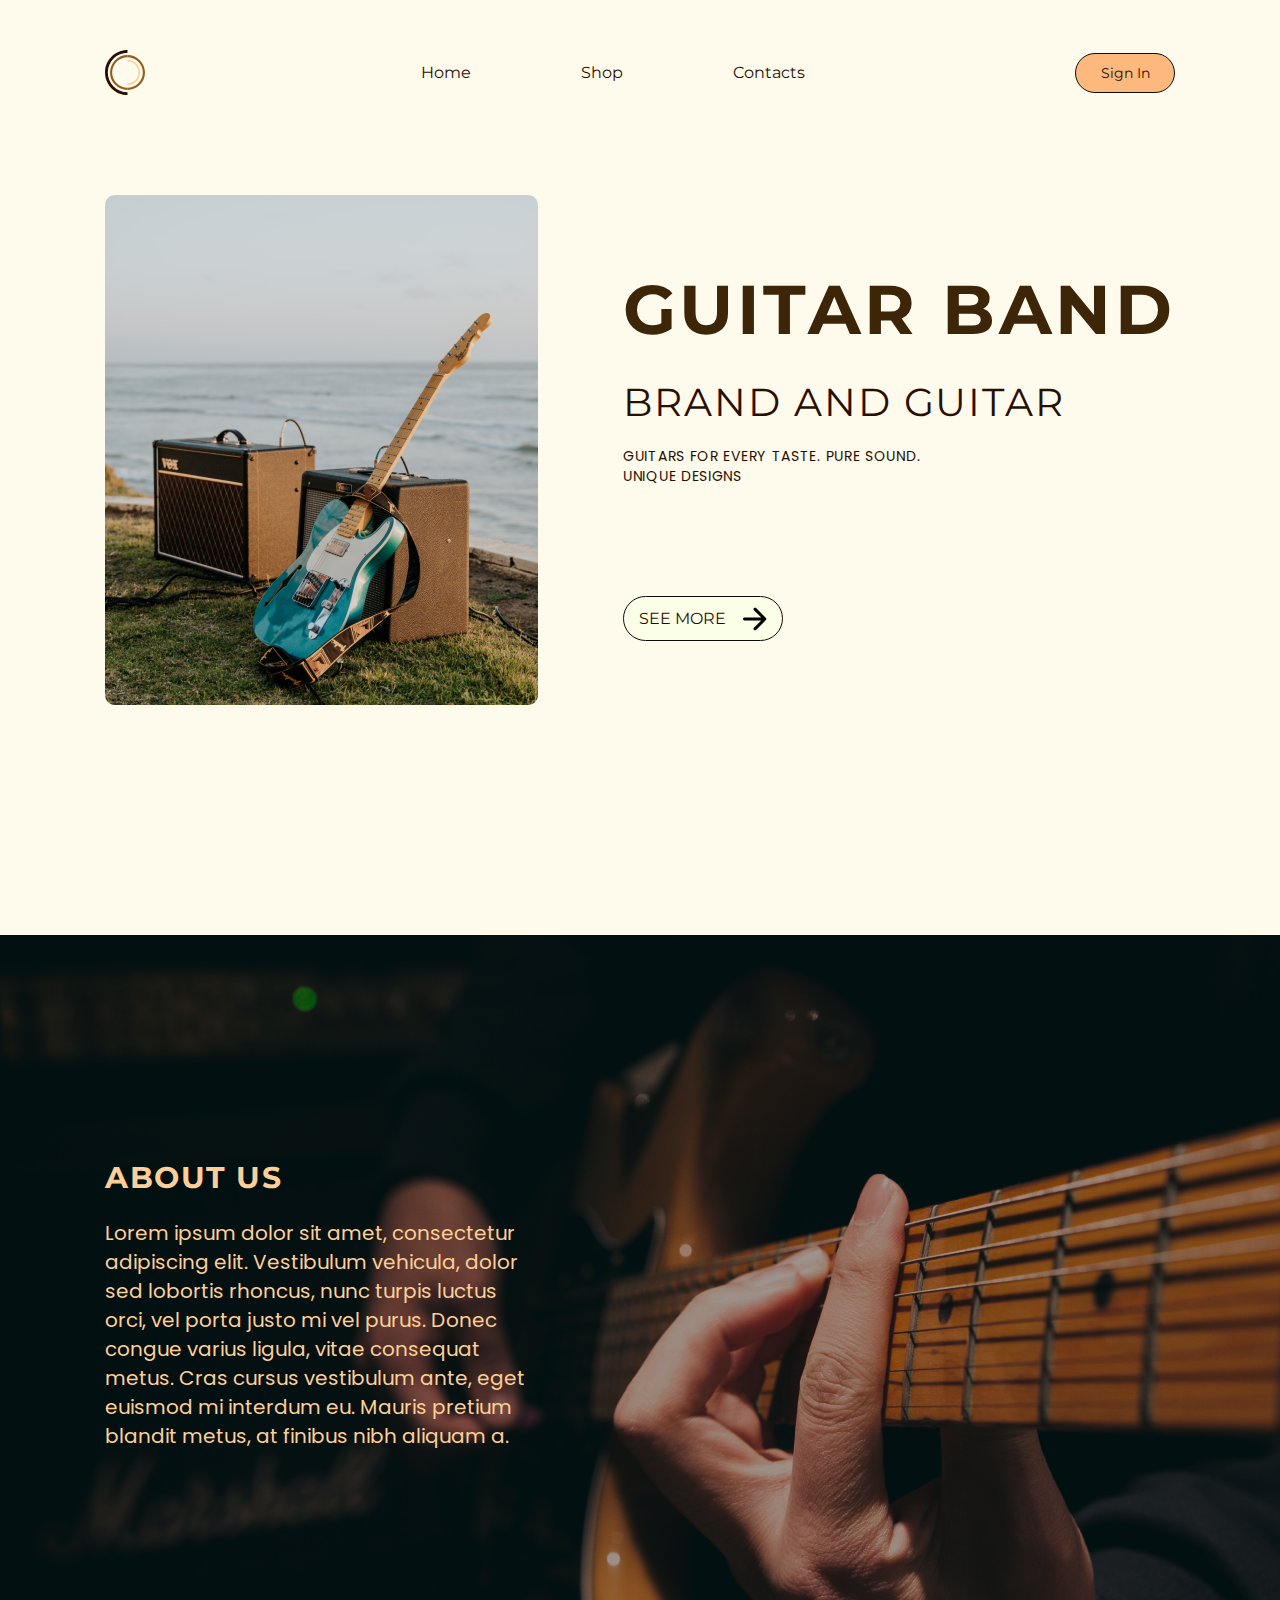
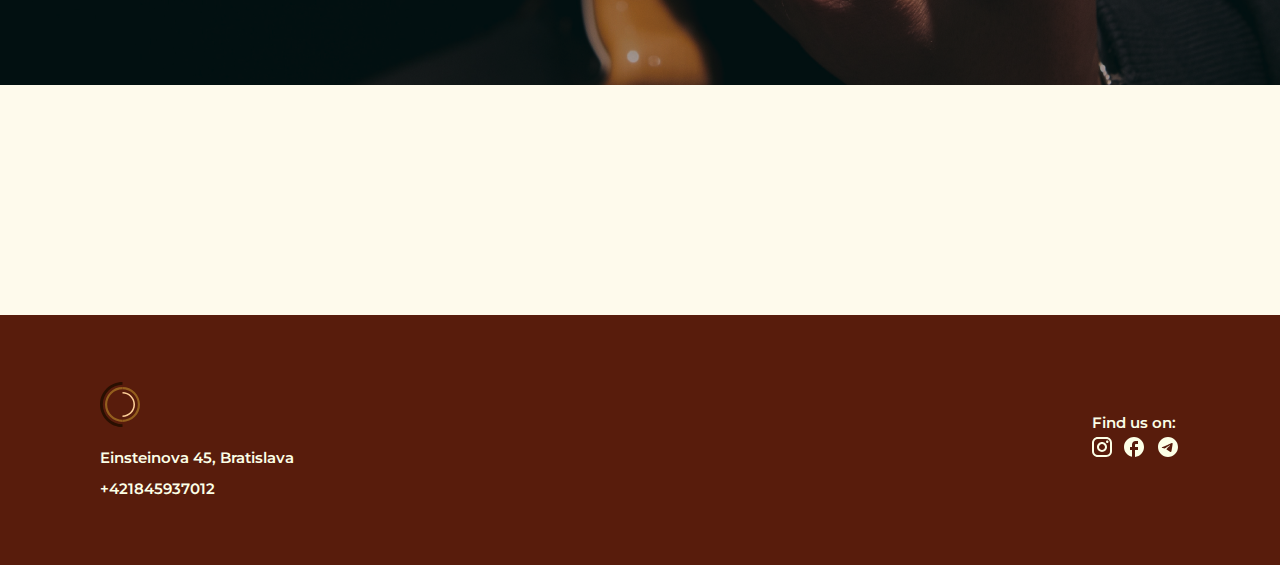
<file: GuitarBand/index.html>
<!DOCTYPE html>
<html lang="en">
<head>
    <meta charset="UTF-8">
    <meta http-equiv="X-UA-Compatible" content="IE=edge">
    <meta name="viewport" content="width=device-width, initial-scale=1.0">
    <style>
        html{
            scroll-behavior: smooth;
        }

        body{
            opacity: 0;
            overflow-x: hidden;
        }
    </style>
    <link rel="icon" type="image/x-icon" href="./source/img/icon/icon 128x128.svg">
    <link rel="stylesheet" href="./css/style.css">
    <title>GuitarBand</title>
</head>
<body>
    <header class="header">

        <div class="header__logo">
            <a href="">
                <img src="./source/img//icon/Logo GB.svg" alt="GuitarBand Logo">
            </a>
        </div>

        <nav class="header__navigation">    
            <ul class="header__navigation-list">
                <li class="header__navigation-list-l"><a class="header__navigation-list-l-tag" href="#">Home</a></li>
                <li class="header__navigation-list-l"><a class="header__navigation-list-l-tag" href="./shop.html">Shop</a></li>
                <li class="header__navigation-list-l"><a class="header__navigation-list-l-tag" href="./contact.html">Contacts</a></li>
            </ul>
        </nav>
        <button class="header__button">Sign In</button>
    </header>

    <section class="container main">       
            <div class="main__image">
                <img src="./source/img/main ph.png" alt="">
            </div>
            <div class="main__text">
                <h1>Guitar band</h1>
                <h3>brand and guitar</h3>
                <p>Guitars for every taste. Pure sound. Unique designs</p>
                <button class="main__text-button">
                    <span>see more</span>
                    <img src="./source/img/icon/arrow.svg" alt="arrow-see more">
                </button>
            </div>
    </section>

    <section class="container about">
        <div class="about__text-blok">
            <h3>About us</h3>
            <p>Lorem ipsum dolor sit amet, consectetur adipiscing elit. Vestibulum vehicula, dolor sed lobortis rhoncus, nunc turpis luctus orci, vel porta justo mi vel purus. Donec congue varius ligula, vitae consequat metus. Cras cursus vestibulum ante, eget euismod mi interdum eu. Mauris pretium blandit metus, at finibus nibh aliquam a.</p>
        </div>
    </section>

    <footer class="container footer">
        <div class="footer__text-blok">
            <div class="footer__logo">
                <img src="./source/img/icon/Logo GB.svg" alt="GuitarBand Logo">
            </div>
            <a href="#">Einsteinova 45, Bratislava</a>
            <a href="#">+421845937012</a>
        </div>
        <div class="footer__contact-blok">
            <p>Find us on:</p>
            <div class="footer__contact-blok-icon">
                <a href="#"><img src="./source/img/icon/Vector.svg" alt=""></a>
                <a href="#"><img src="./source/img/icon/ic_baseline-facebook.svg" alt=""></a>
                <a href="#"><img src="./source/img/icon/ic_baseline-telegram.svg" alt=""></a>
            </div>
        </div>
    </footer>
    <script src="https://code.jquery.com/jquery-3.6.0.min.js"></script>
    <script src="./script/script.js"></script>
</body>
</html>
</file>
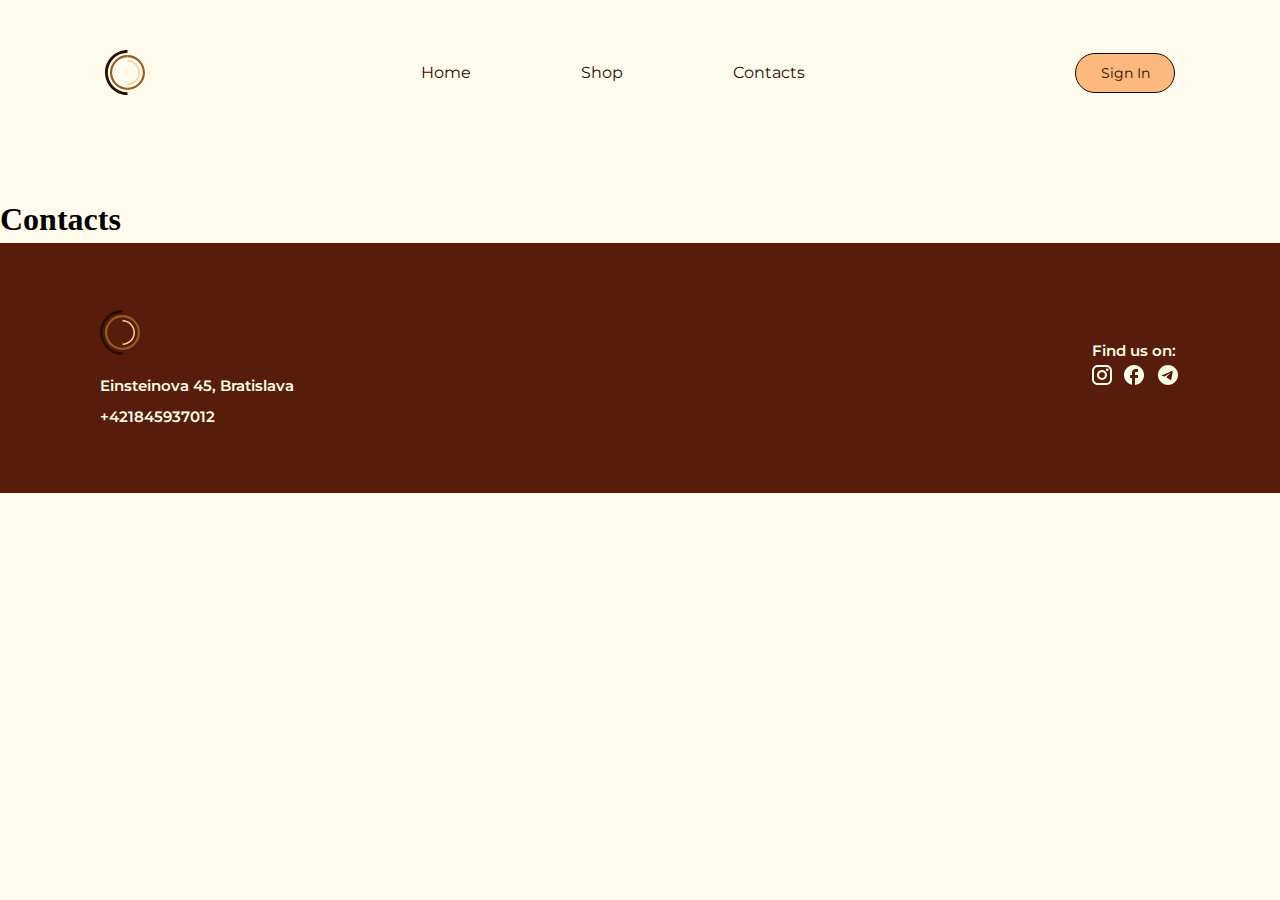
<file: GuitarBand/contact.html>
<!DOCTYPE html>
<html lang="en">
<head>
    <meta charset="UTF-8">
    <meta http-equiv="X-UA-Compatible" content="IE=edge">
    <meta name="viewport" content="width=device-width, initial-scale=1.0">
    <style>
        html{
            scroll-behavior: smooth;
        }

        body{
            opacity: 0;
            overflow-x: hidden;
        }
    </style>
    <link rel="icon" type="image/x-icon" href="./source/img/icon/icon 128x128.svg">
    <link rel="stylesheet" href="./css/style.css">
    <title>GuitarBand</title>
</head>
<body>
    <header class="header">

        <div class="header__logo">
            <a href="">
                <img src="./source/img//icon/Logo GB.svg" alt="GuitarBand Logo">
            </a>
        </div>

        <nav class="header__navigation">    
            <ul class="header__navigation-list">
                <li class="header__navigation-list-l"><a class="header__navigation-list-l-tag" href="./index.html">Home</a></li>
                <li class="header__navigation-list-l"><a class="header__navigation-list-l-tag" href="./shop.html">Shop</a></li>
                <li class="header__navigation-list-l"><a class="header__navigation-list-l-tag" href="#">Contacts</a></li>
            </ul>
        </nav>
        <button class="header__button">Sign In</button>
    </header>
    
    <section class="container Contacts">
        <h1>Contacts</h1>
    </section>
   

    <footer class="container footer">
        <div class="footer__text-blok">
            <div class="footer__logo">
                <img src="./source/img/icon/Logo GB.svg" alt="GuitarBand Logo">
            </div>
            <a href="#">Einsteinova 45, Bratislava</a>
            <a href="#">+421845937012</a>
        </div>
        <div class="footer__contact-blok">
            <p>Find us on:</p>
            <div class="footer__contact-blok-icon">
                <a href="#"><img src="./source/img/icon/Vector.svg" alt=""></a>
                <a href="#"><img src="./source/img/icon/ic_baseline-facebook.svg" alt=""></a>
                <a href="#"><img src="./source/img/icon/ic_baseline-telegram.svg" alt=""></a>
            </div>
        </div>
    </footer>
    <script src="https://code.jquery.com/jquery-3.6.0.min.js"></script>
    <script src="./script/script.js"></script>
</body>
</html>
</file>
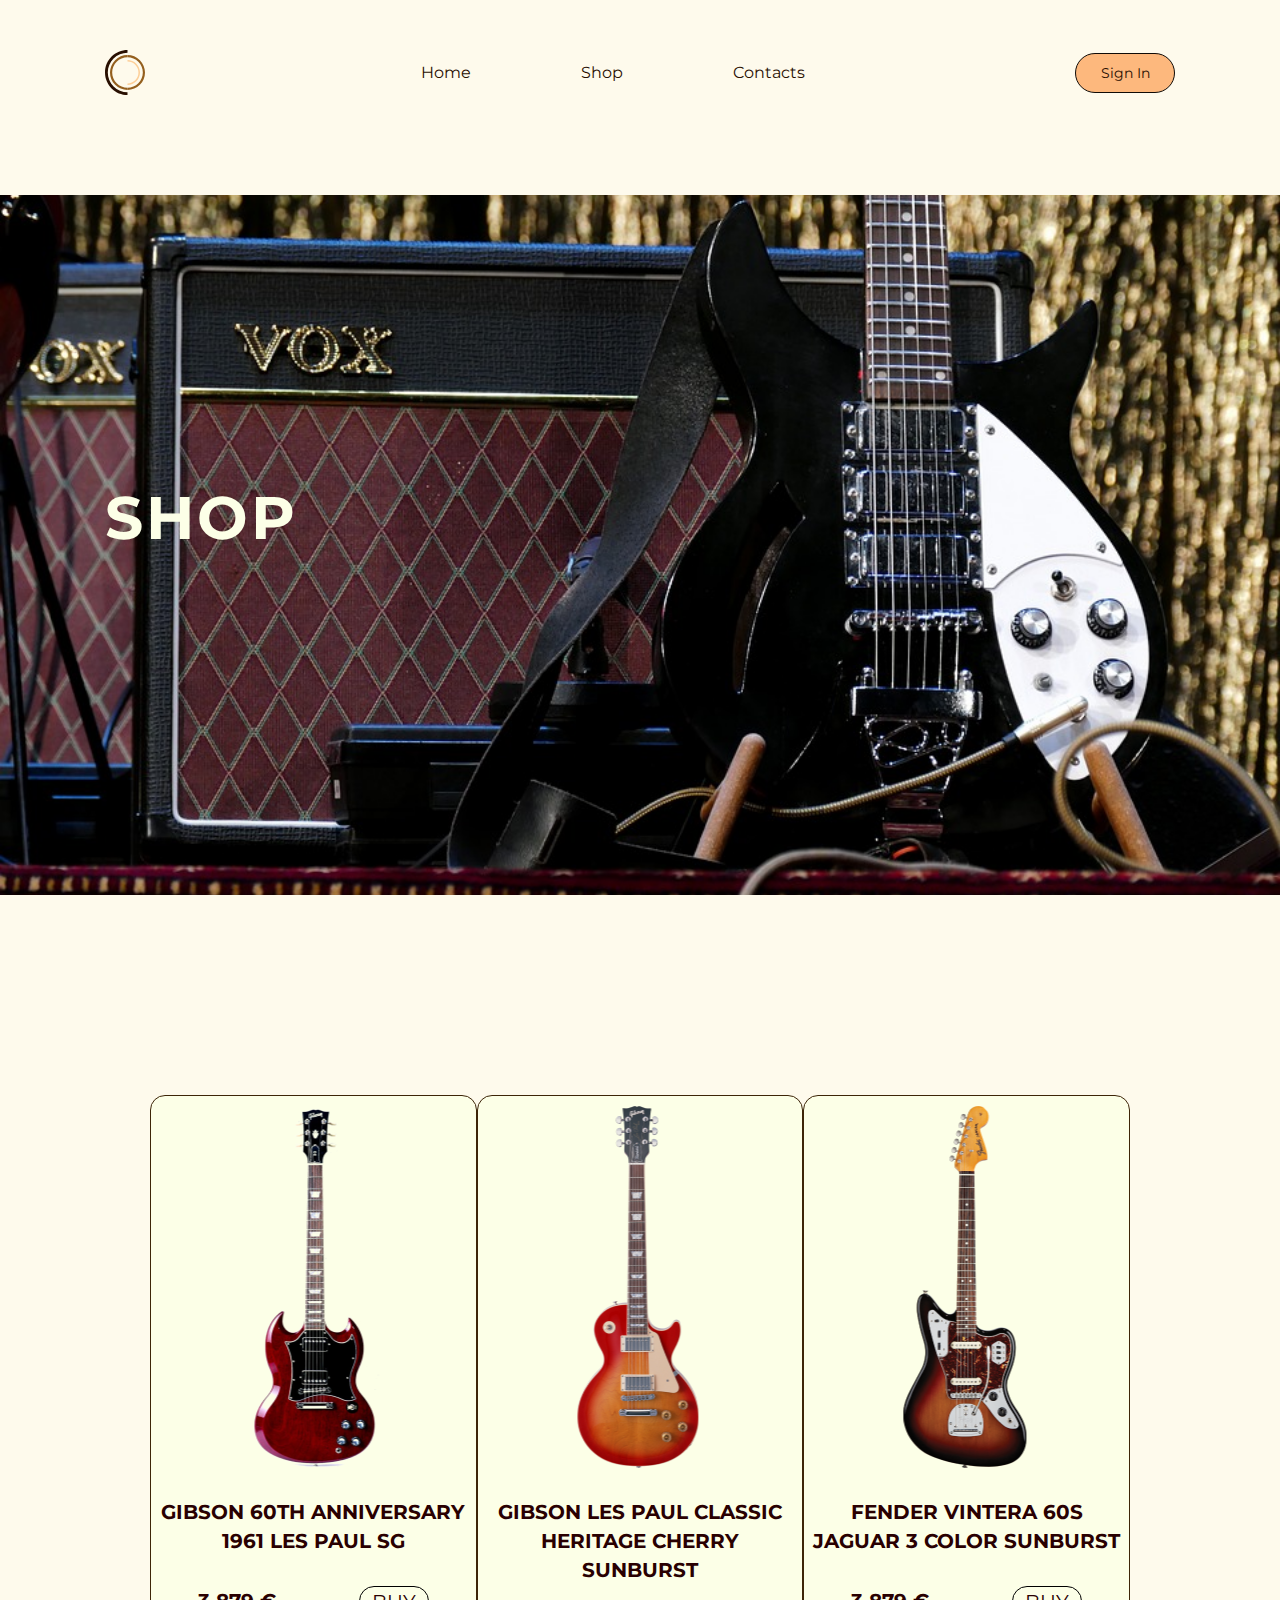
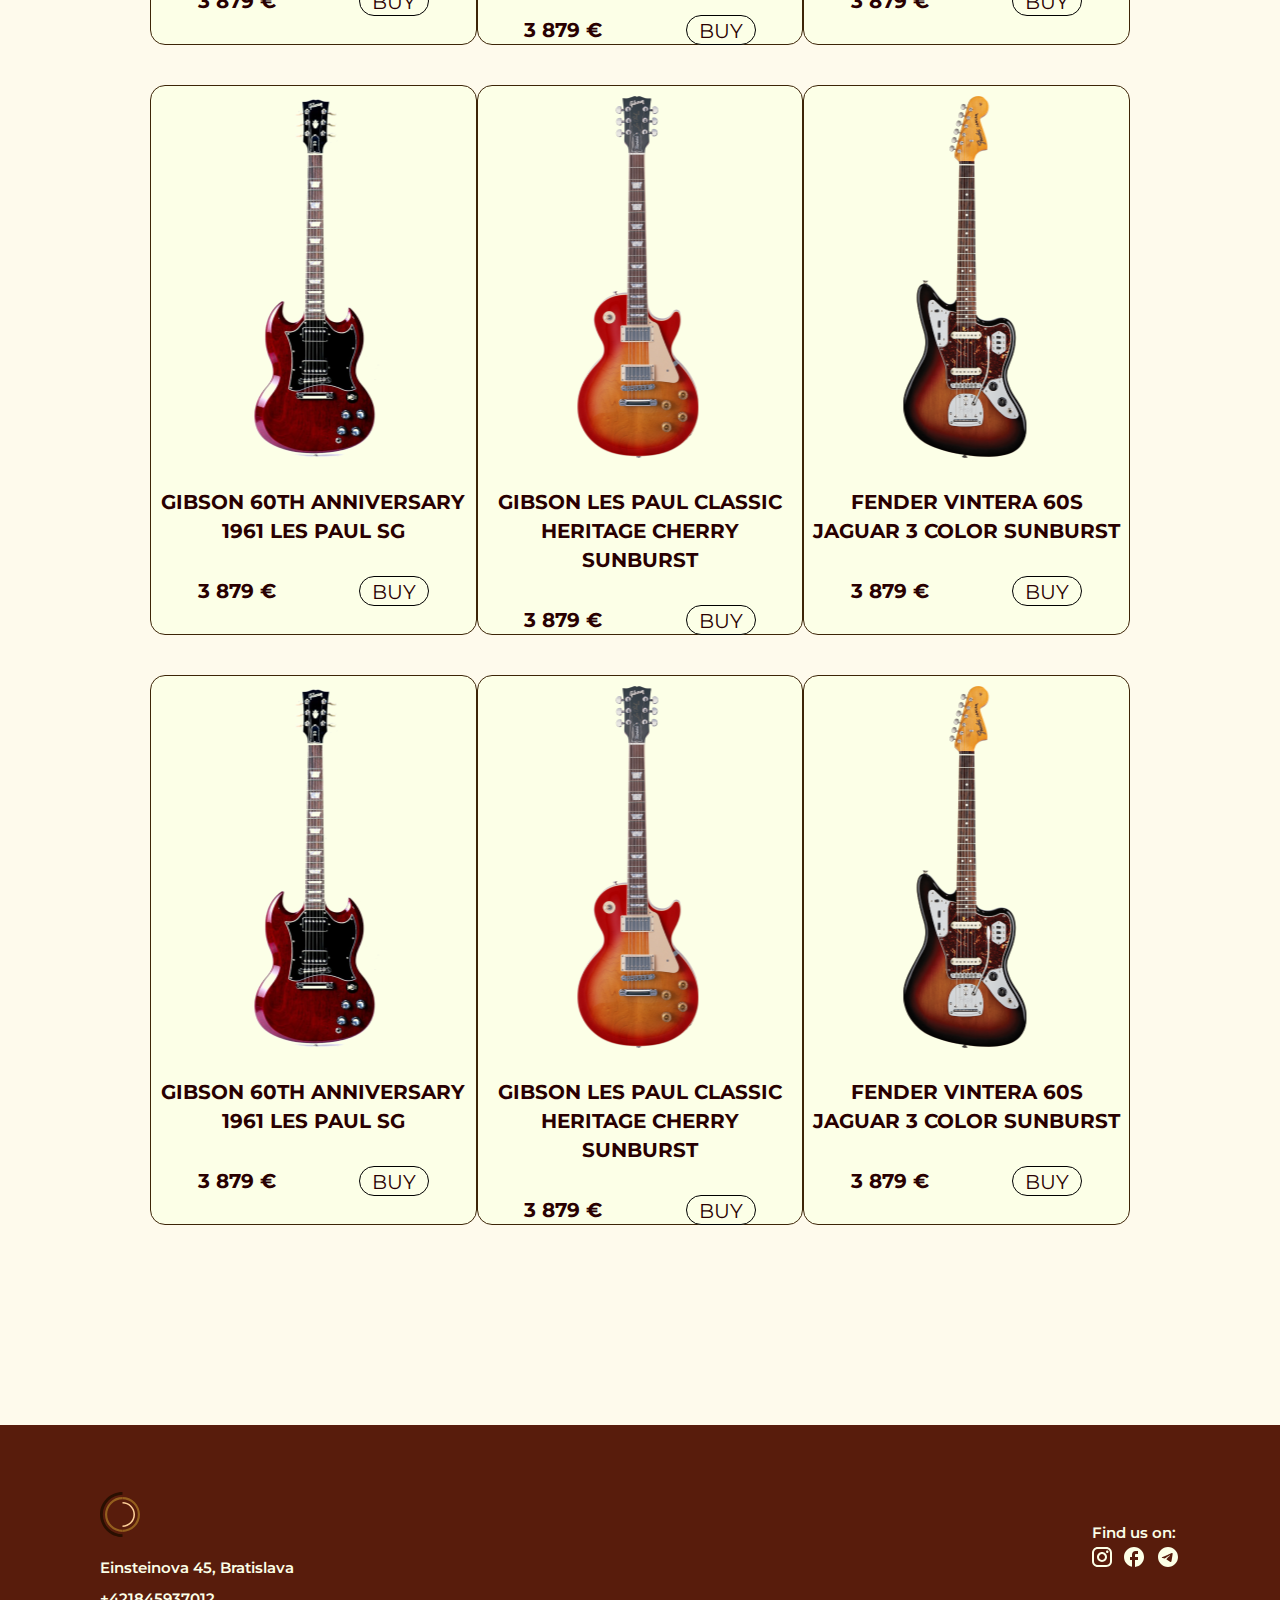
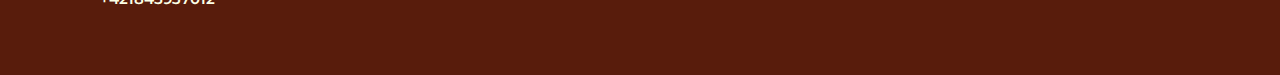
<file: GuitarBand/shop.html>
<!DOCTYPE html>
<html lang="en">
<head>
    <meta charset="UTF-8">
    <meta http-equiv="X-UA-Compatible" content="IE=edge">
    <meta name="viewport" content="width=device-width, initial-scale=1.0">
    <style>
        html{
            scroll-behavior: smooth;
        }

        body{
            opacity: 0;
            overflow-x: hidden;
        }
    </style>
    <link rel="icon" type="image/x-icon" href="./source/img/icon/icon 128x128.svg">
    <link rel="stylesheet" href="./css/style.css">
    <title>GuitarBand</title>
</head>
<body>
    <header class="header">

        <div class="header__logo">
            <a href="">
                <img src="./source/img//icon/Logo GB.svg" alt="GuitarBand Logo">
            </a>
        </div>

        <nav class="header__navigation">    
            <ul class="header__navigation-list">
                <li class="header__navigation-list-l"><a class="header__navigation-list-l-tag" href="./index.html">Home</a></li>
                <li class="header__navigation-list-l"><a class="header__navigation-list-l-tag" href="#">Shop</a></li>
                <li class="header__navigation-list-l"><a class="header__navigation-list-l-tag" href=" ">Contacts</a></li>
            </ul>
        </nav>
        <button class="header__button">Sign In</button>
    </header>

    <section class="container shop">
        <h1>Shop</h1>
    </section>

    <section class="container cataloge">
        <div class="cataloge__content">
            <div class="cataloge__card">
                <div class="cataloge__card-image">
                    <img src="./source/img/icon/pngwing 2.png" alt="">
                </div>
                <p>Gibson 60th Anniversary 1961 Les Paul SG</p>
                <div class="cataloge__card-price">
                    <span>3 879 €</span> 
                    <button>Buy</button>
                </div>
            </div>
            <div class="cataloge__card">
                <div class="cataloge__card-image">
                    <img src="./source/img/icon/pngwing 1.png" alt="">
                </div>
                <p>GIBSON Les Paul Classic Heritage Cherry Sunburst</p>
                <div class="cataloge__card-price">
                    <span>3 879 €</span> 
                    <button>Buy</button>
                </div>
            </div><div class="cataloge__card">
                <div class="cataloge__card-image">
                    <img src="./source/img/icon/pngwing 3.png" alt="">
                </div>
                <p>Fender Vintera 60S Jaguar 3 Color Sunburst</p>
                <div class="cataloge__card-price">
                    <span>3 879 €</span> 
                    <button>Buy</button>
                </div>
            </div>
        </div>
        <div class="cataloge__content">
            <div class="cataloge__card">
                <div class="cataloge__card-image">
                    <img src="./source/img/icon/pngwing 2.png" alt="">
                </div>
                <p>Gibson 60th Anniversary 1961 Les Paul SG</p>
                <div class="cataloge__card-price">
                    <span>3 879 €</span> 
                    <button>Buy</button>
                </div>
            </div>
            <div class="cataloge__card">
                <div class="cataloge__card-image">
                    <img src="./source/img/icon/pngwing 1.png" alt="">
                </div>
                <p>GIBSON Les Paul Classic Heritage Cherry Sunburst</p>
                <div class="cataloge__card-price">
                    <span>3 879 €</span> 
                    <button>Buy</button>
                </div>
            </div><div class="cataloge__card">
                <div class="cataloge__card-image">
                    <img src="./source/img/icon/pngwing 3.png" alt="">
                </div>
                <p>Fender Vintera 60S Jaguar 3 Color Sunburst</p>
                <div class="cataloge__card-price">
                    <span>3 879 €</span> 
                    <button>Buy</button>
                </div>
            </div>
        </div>
        <div class="cataloge__content">
            <div class="cataloge__card">
                <div class="cataloge__card-image">
                    <img src="./source/img/icon/pngwing 2.png" alt="">
                </div>
                <p>Gibson 60th Anniversary 1961 Les Paul SG</p>
                <div class="cataloge__card-price">
                    <span>3 879 €</span> 
                    <button>Buy</button>
                </div>
            </div>
            <div class="cataloge__card">
                <div class="cataloge__card-image">
                    <img src="./source/img/icon/pngwing 1.png" alt="">
                </div>
                <p>GIBSON Les Paul Classic Heritage Cherry Sunburst</p>
                <div class="cataloge__card-price">
                    <span>3 879 €</span> 
                    <button>Buy</button>
                </div>
            </div><div class="cataloge__card">
                <div class="cataloge__card-image">
                    <img src="./source/img/icon/pngwing 3.png" alt="">
                </div>
                <p>Fender Vintera 60S Jaguar 3 Color Sunburst</p>
                <div class="cataloge__card-price">
                    <span>3 879 €</span> 
                    <button>Buy</button>
                </div>
            </div>
        </div>
    </section>

    <footer class="container footer">
        <div class="footer__text-blok">
            <div class="footer__logo">
                <img src="./source/img/icon/Logo GB.svg" alt="GuitarBand Logo">
            </div>
            <a href="#">Einsteinova 45, Bratislava</a>
            <a href="#">+421845937012</a>
        </div>
        <div class="footer__contact-blok">
            <p>Find us on:</p>
            <div class="footer__contact-blok-icon">
                <a href="#"><img src="./source/img/icon/Vector.svg" alt=""></a>
                <a href="#"><img src="./source/img/icon/ic_baseline-facebook.svg" alt=""></a>
                <a href="#"><img src="./source/img/icon/ic_baseline-telegram.svg" alt=""></a>
            </div>
        </div>
    </footer>
    <script src="https://code.jquery.com/jquery-3.6.0.min.js"></script>
    <script src="./script/script.js"></script>
</body>
</html>
</file>
<file: GuitarBand/css/style.css>
@charset "UTF-8";
@import url("https://fonts.googleapis.com/css2?family=Montserrat:ital,wght@0,100;0,200;0,300;0,400;0,500;0,600;0,700;1,400&family=Poppins:wght@100;200;300;400;500;600;700&display=swap");
/* Указываем box sizing */
*,
*::before,
*::after {
  box-sizing: border-box;
}

/* Убираем внутренние отступы */
ul[class],
ol[class] {
  margin: 0;
  padding: 0;
}

/* Убираем внешние отступы */
body,
h1,
h2,
h3,
h4,
p,
ul[class],
ol[class],
li,
figure,
figcaption,
blockquote,
dl,
dd {
  margin: 0;
}

/* Выставляем основные настройки по-умолчанию для html */
html {
  overflow-y: scroll;
}

/* Выставляем основные настройки по-умолчанию для body */
body {
  opacity: 1;
  min-height: 100vh;
  text-rendering: optimizeSpeed;
  line-height: 1.5;
  background: #FEFAEC;
  background-repeat: no-repeat;
  background-position: center;
  background-size: cover;
}

ul[class],
ol[class] {
  list-style: none;
  list-style-type: none;
}

a:not([class]) {
  text-decoration: none;
  text-decoration-skip-ink: auto;
}

img {
  max-width: 100%;
  display: block;
}

article > * + * {
  margin-top: 1em;
}

input,
button,
textarea,
select {
  font: inherit;
}

@media (prefers-reduced-motion: reduce) {
  * {
    animation-duration: 0.01ms !important;
    animation-iteration-count: 1 !important;
    transition-duration: 0.01ms !important;
    scroll-behavior: auto !important;
  }
}
.container {
  max-width: 1440px;
  margin: 0 auto;
}

.header {
  display: flex;
  justify-content: space-between;
  align-items: center;
  padding: 50px 105px 0 105px;
  margin-bottom: 100px;
}
.header .header__logo img {
  width: 45px;
  height: 45px;
}
.header .header__navigation .header__navigation-list {
  display: flex;
  list-style: none;
}
.header .header__navigation .header__navigation-list .header__navigation-list-l {
  position: relative;
}
.header .header__navigation .header__navigation-list .header__navigation-list-l:not(:last-child) {
  margin-right: 110px;
}
.header .header__navigation .header__navigation-list .header__navigation-list-l .header__navigation-list-l-tag {
  font-family: "Montserrat";
  font-style: normal;
  font-weight: 400;
  font-size: 16px;
  line-height: 23px;
  color: #290F01;
  text-decoration: none;
}
.header .header__navigation .header__navigation-list .header__navigation-list-l::after {
  content: "";
  display: block;
  background-color: #202a2c;
  opacity: 0;
  width: 0;
  height: 2px;
  position: absolute;
  top: 100%;
  left: 50%;
  z-index: 10;
  -webkit-transform: translateX(-50%);
  transform: translateX(-50%);
  -webkit-transition: 0.3s linear;
  transition: 0.3s linear;
  border-radius: 20px;
}
.header .header__navigation .header__navigation-list .header__navigation-list-l:hover::after {
  opacity: 1;
  width: 100%;
}
.header .header__button {
  width: 100px;
  height: 40px;
  font-family: "Montserrat";
  font-style: normal;
  font-weight: 400;
  font-size: 14px;
  line-height: 20px;
  color: #290F01;
  background: #FDB87D;
  border: 1px solid #100B07;
  border-radius: 30px;
  transition: 0.5s ease;
}
.header .header__button:hover {
  background: #EA8128;
}

.main {
  display: flex;
  justify-content: space-between;
  align-items: center;
  padding: 0 105px;
  margin-bottom: 230px;
}
.main .main__image {
  width: 433px;
  height: 510px;
}
.main .main__text h1 {
  font-family: "Montserrat";
  font-style: normal;
  font-weight: 700;
  font-size: 69px;
  line-height: 100px;
  letter-spacing: 0.05em;
  text-align: left;
  text-transform: uppercase;
  color: #3D2508;
}
.main .main__text h3 {
  margin: 15px 0;
  font-family: "Montserrat", sans-serif;
  font-weight: 400;
  font-size: 39px;
  line-height: 57px;
  letter-spacing: 0.05em;
  text-align: left;
  text-transform: uppercase;
  color: #290F01;
}
.main .main__text p {
  width: 328px;
  margin-bottom: 110px;
  font-family: "Poppins";
  font-style: normal;
  font-weight: 400;
  font-size: 14px;
  line-height: 20px;
  letter-spacing: 0.05em;
  text-align: left;
  text-transform: uppercase;
  color: #290F01;
}
.main .main__text .main__text-button {
  display: flex;
  align-items: center;
  justify-content: space-around;
  background: #FCFFE7;
  width: 160px;
  height: 45px;
  border: 1px solid #100B07;
  border-radius: 30px;
  font-family: "Montserrat";
  font-style: normal;
  font-weight: 400;
  font-size: 16px;
  line-height: 23px;
  text-transform: uppercase;
  color: #290F01;
  cursor: pointer;
  transition: 0.5s ease;
}
.main .main__text .main__text-button img {
  width: 24px;
  height: 24px;
}
.main .main__text .main__text-button:hover {
  background: #F5FFB2;
}
.main .main__text .main__text-button:hover img {
  transition: 2s ease;
  animation: scroll 2s ease infinite;
}
@keyframes scroll {
  0% {
    opacity: 0;
    transform: translateX(0);
  }
  50% {
    opacity: 1;
    transform: translateX(5px);
  }
  100% {
    opacity: 0;
    transform: rotateX(0);
  }
}

.about {
  height: 750px;
  padding: 0 105px;
  background: url(../source/img/background.png);
  margin-bottom: 230px;
}
.about .about__text-blok {
  align-items: center;
  text-align: left;
  transform: translateY(75%);
}
.about .about__text-blok h3 {
  margin-bottom: 20px;
  font-family: "Montserrat";
  font-style: normal;
  font-weight: 700;
  font-size: 30px;
  line-height: 43px;
  letter-spacing: 0.05em;
  text-transform: uppercase;
  color: #FDCF98;
}
.about .about__text-blok p {
  width: 433px;
  font-family: "Poppins";
  font-style: normal;
  font-weight: 400;
  font-size: 20px;
  line-height: 29px;
  color: #FDCF98;
}

.footer {
  display: flex;
  justify-content: space-between;
  align-items: center;
  height: 250px;
  background: #581C0C;
  padding: 0 100px;
}
.footer .footer__text-blok .footer__logo {
  height: 45px;
  width: 45px;
  margin-bottom: 20px;
}
.footer .footer__text-blok a {
  display: flex;
  font-family: "Montserrat";
  font-style: normal;
  font-weight: 600;
  font-size: 15px;
  line-height: 21px;
  text-decoration: none;
  color: #FCFFE7;
}
.footer .footer__text-blok a:not(:last-child) {
  margin-bottom: 10px;
}
.footer .footer__contact-blok {
  display: block;
}
.footer .footer__contact-blok p {
  font-family: "Montserrat";
  font-style: normal;
  font-weight: 600;
  font-size: 15px;
  line-height: 21%;
  color: #FCFFE7;
  margin-bottom: 10px;
}
.footer .footer__contact-blok .footer__contact-blok-icon {
  display: flex;
  align-items: center;
}
.footer .footer__contact-blok .footer__contact-blok-icon a {
  text-decoration: none;
  color: #FCFFE7;
}
.footer .footer__contact-blok .footer__contact-blok-icon a:not(:last-child) {
  margin-right: 10px;
}

.shop {
  background: url(../source/img/guitar-3131893_960_720.jpg);
  background-repeat: no-repeat;
  background-position: center;
  background-size: cover;
  height: 700px;
  width: 100%;
  margin-bottom: 200px;
}
.shop h1 {
  padding: 0 105px;
  font-family: "Montserrat";
  font-style: normal;
  font-weight: 700;
  font-size: 60px;
  line-height: 86px;
  letter-spacing: 0.05em;
  text-align: left;
  transform: translateY(325%);
  text-transform: uppercase;
  color: #FCFFE7;
}

.cataloge {
  padding: 0 150px;
}
.cataloge .cataloge__content {
  display: flex;
  justify-content: space-between;
  align-items: center;
}
.cataloge .cataloge__content .cataloge__card {
  padding: 10px 5px;
  width: 350px;
  height: 550px;
  text-align: center;
  background: #FCFFE7;
  border: 1px solid #3D2508;
  border-radius: 15px;
  transition: 0.5s ease;
}
.cataloge .cataloge__content .cataloge__card .cataloge__card-image {
  transform: translateX(30%);
  margin-bottom: 30px;
}
.cataloge .cataloge__content .cataloge__card p {
  font-family: "Montserrat";
  font-style: normal;
  font-weight: 700;
  font-size: 20px;
  line-height: 29px;
  text-transform: uppercase;
  color: #290001;
  margin-bottom: 30px;
}
.cataloge .cataloge__content .cataloge__card .cataloge__card-price {
  display: flex;
  justify-content: space-around;
  align-items: center;
}
.cataloge .cataloge__content .cataloge__card .cataloge__card-price span {
  font-family: "Montserrat";
  font-style: normal;
  font-weight: 700;
  font-size: 20px;
  line-height: 29px;
  text-transform: uppercase;
  color: #290001;
}
.cataloge .cataloge__content .cataloge__card .cataloge__card-price button {
  width: 70px;
  height: 30px;
  background: #FCFFE7;
  border: 1px solid #000000;
  border-radius: 20px;
  font-family: "Montserrat";
  font-style: normal;
  font-weight: 400;
  font-size: 20px;
  line-height: 29px;
  transition: 0.5s ease;
  text-transform: uppercase;
  color: #290001;
}
.cataloge .cataloge__content .cataloge__card .cataloge__card-price button:hover {
  background: #F5FFB2;
}
.cataloge .cataloge__content .cataloge__card:hover {
  transform: scale(1.05);
  box-shadow: 0 0 10px #222222;
}
.cataloge .cataloge__content:not(:last-child) {
  margin-bottom: 40px;
}
.cataloge .cataloge__content:last-child {
  margin-bottom: 200px;
}
</file>
